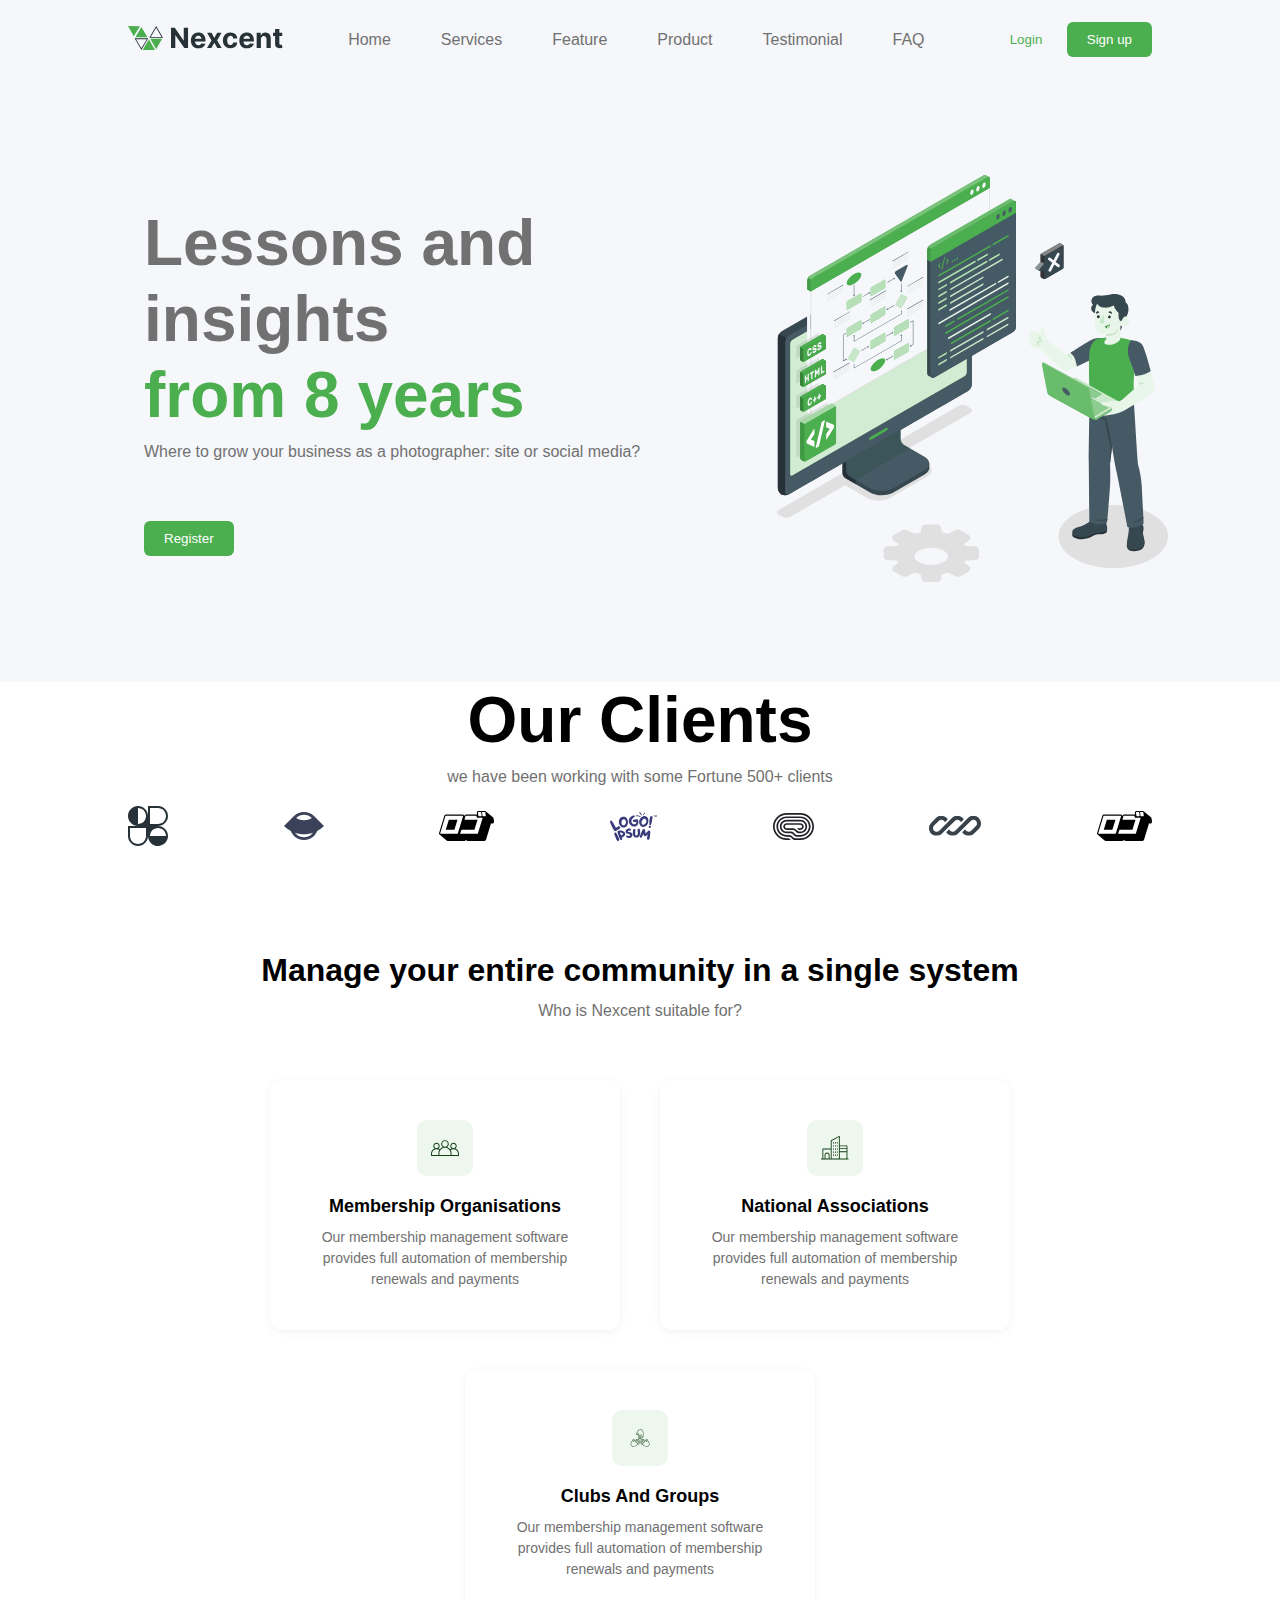
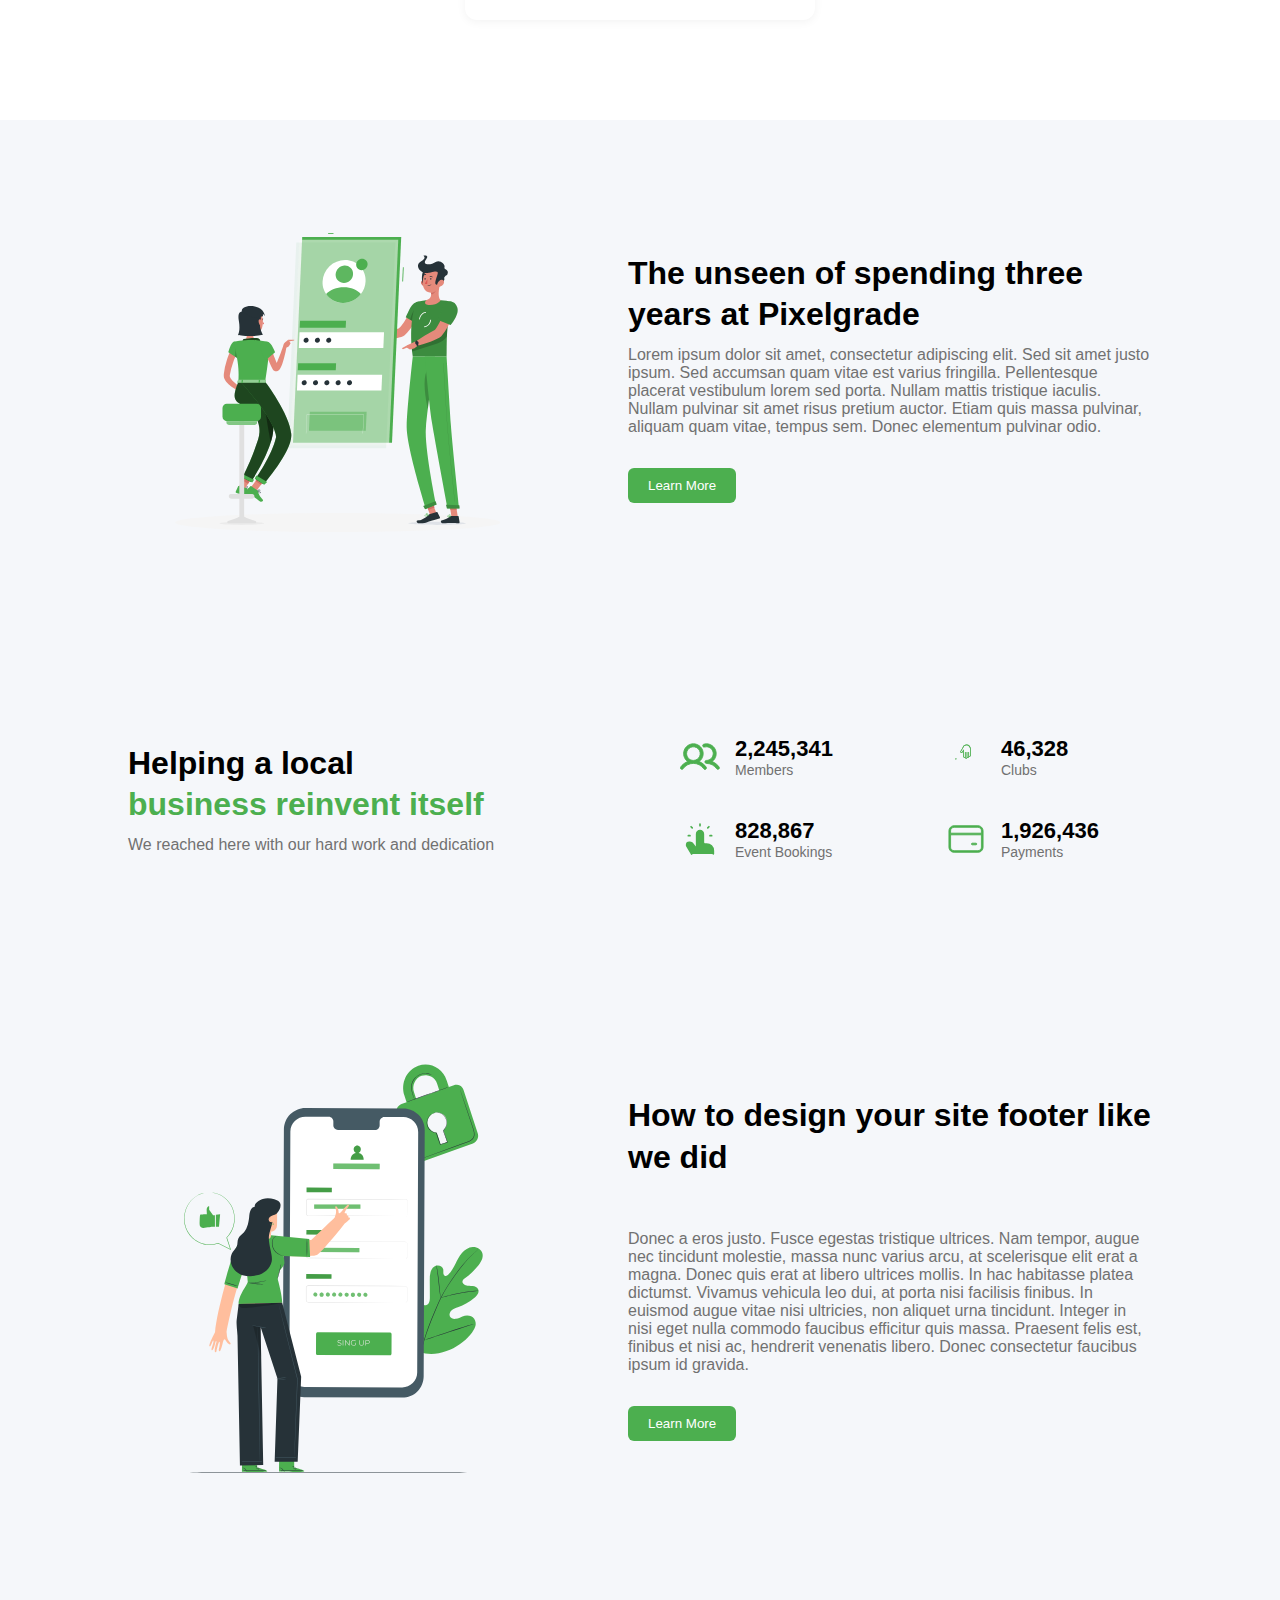
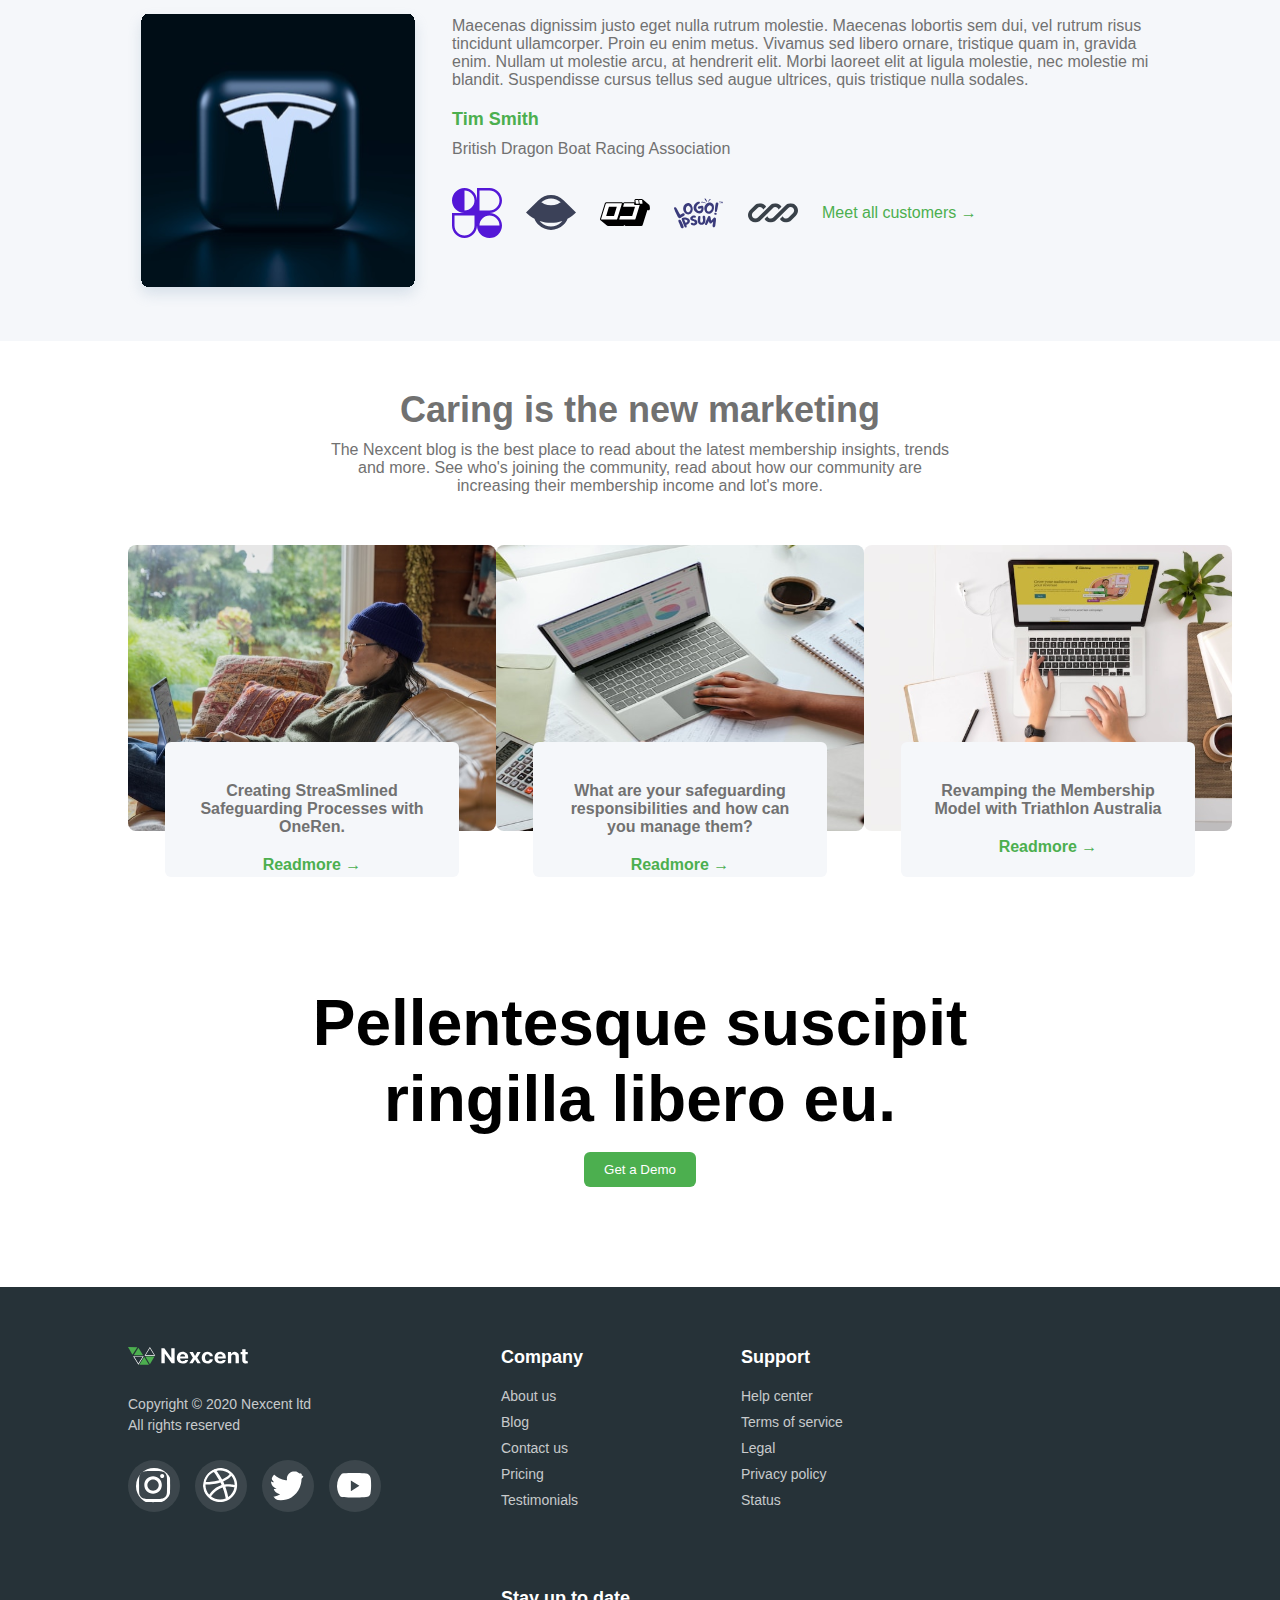
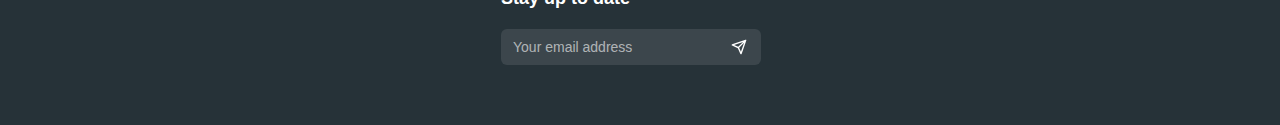
<file: Day1/index.html>
<!DOCTYPE html>
<html lang="en">
<head>
    <meta charset="UTF-8">
    <meta name="viewport" content="width=device-width, initial-scale=1.0">
    <title>Document</title>
    <link rel="stylesheet" href="css/style.css">
</head>
<body>

    <header class="header">
        <div class="center-container flex-center">
            <!-- left -->
            <div>
                <a href="/">
                    <img src="./asset/Logo.svg" />
                </a>
            </div>

            <!-- mid -->
            <nav class="navigation-menu">
                    <ul class="nav-list">
                        <li class="nav-list-item"><a href="index.html">Home</a></li>
                        <li class="nav-list-item"><a href="about.html">Services</a></li>
                        <li class="nav-list-item"><a href="services.html">Feature</a></li>
                        <li class="nav-list-item"><a href="contact.html">Product</a></li>
                        <li class="nav-list-item"><a href="about.html">Testimonial</a></li>
                        <li class="nav-list-item"><a href="services.html">FAQ</a></li>
                    </ul>
            </nav>

            <!-- right -->
             <div class="auth-btns">
                <button class="btn secondary-btn">Login</button>
                <button class="btn primary-btn">Sign up</button>
             </div>
        </div>        
    </header>

    <!-- Hero Section -->
     <section class="hero-section">
        <div class="flex-center center-container">
            <div>
            <h1 class="heading heading-gray">Lessons and insights</h1>
            <h1 class="heading heading-green">from 8 years</h1>
            <p class="para">Where to grow your business as a photographer: site or social media?</p>
            <button class="btn primary-btn">Register</button>
            </div>
            <div>
             <img src="./asset/Illustration.svg" />
            </div>
        </div>
     </section>

     <!-- client section -->
      <section class="client-section">
        <div class="center-container text-center">
          <h1 class="heading">Our Clients</h1>
          <p class="para">we have been working with some Fortune 500+ clients</p>
          <div class="flex-center client-img-container">
            <img src="./asset/client/client1.svg" />
            <img src="./asset/client/client2.svg" />
            <img src="./asset/client/client3.svg" />
            <img src="./asset/client/client4.svg" />
            <img src="./asset/client/client5.svg" />
            <img src="./asset/client/client6.svg" />
            <img src="./asset/client/client7.svg" />
          </div>
        </div>
      </section>


<!-- community section -->
 <section class="community-section">
  <div class="center-container">

    <div class="community-header">
      <h2 class="section-title">Manage your entire community in a single system</h2>
      <p class="para">Who is Nexcent suitable for?</p>
    </div>

    <div class="community-cards">
      
      <div class="community-card">
        <div class="icon-bg">
          <img src="./asset/community/members.svg" alt="Membership Organisations" />
        </div>
        <h3>Membership Organisations</h3>
        <p>Our membership management software provides full automation of membership renewals and payments</p>
      </div>

      <div class="community-card">
        <div class="icon-bg">
          <img src="./asset/community/associations.svg" alt="National Associations" />
        </div>
        <h3>National Associations</h3>
        <p>Our membership management software provides full automation of membership renewals and payments</p>
      </div>

      <div class="community-card">
        <div class="icon-bg">
          <img src="./asset/community/clubs.svg" alt="Clubs And Groups" />
        </div>
        <h3>Clubs And Groups</h3>
        <p>Our membership management software provides full automation of membership renewals and payments</p>
      </div>

    </div>
  </div>
</section>


<!-- unlock section -->
      <section class="unlock-section design-section">
  <div class="center-container design-container">

    <!-- Left Image -->
    <div class="design-image">
      <img src="./asset/unlock.svg" alt="Design Illustration" />
    </div>

    <!-- Right Content -->
    <div class="design-content">
      
      <div>
        <h2 class="section-title">The unseen of spending three years at Pixelgrade</h2>
      <p class="para">
        Lorem ipsum dolor sit amet, consectetur adipiscing elit. Sed sit amet justo ipsum. Sed accumsan quam vitae est varius fringilla. Pellentesque placerat vestibulum lorem sed porta. Nullam mattis tristique iaculis. Nullam pulvinar sit amet risus pretium auctor. Etiam quis massa pulvinar, aliquam quam vitae, tempus sem. Donec elementum pulvinar odio.
      </p>
      </div>

      <button class="btn primary-btn">Learn More</button>
    </div>

  </div>
</section>





<!-- achievement section -->
     <section class="achievement-section">
  <div class="center-container achievement-container">
    
    <!-- Left text -->
    <div class="achievement-text">
      <h2 class="section-title">
        Helping a local <br />
        <span class="highlight">business reinvent itself</span>
      </h2>
      <p class="para">We reached here with our hard work and dedication</p>
    </div>

    <!-- Right stats -->
    <div class="achievement-stats">

      <div class="stat-box">
        <img src="./asset/achievement/members.svg" alt="Members" />
        <div>
          <h3>2,245,341</h3>
          <p>Members</p>
        </div>
      </div>

      <div class="stat-box">
        <img src="./asset/achievement/clubs.svg" alt="Clubs" />
        <div>
          <h3>46,328</h3>
          <p>Clubs</p>
        </div>
      </div>

      <div class="stat-box">
        <img src="./asset/achievement/eventbookings.svg" alt="Event Bookings" />
        <div>
          <h3>828,867</h3>
          <p>Event Bookings</p>
        </div>
      </div>

      <div class="stat-box">
        <img src="./asset/achievement/payments.svg" alt="Payments" />
        <div>
          <h3>1,926,436</h3>
          <p>Payments</p>
        </div>
      </div>

    </div>
  </div>
</section>



     <!-- Design section -->
      <section class="design-section">
  <div class="center-container design-container">

    <!-- Left Image -->
    <div class="design-image">
      <img src="./asset/calender.svg" alt="Design Illustration" />
    </div>

    <!-- Right Content -->
    <div class="design-content">
      <h2 class="section-title">How to design your site footer like we did</h2>
      <p class="para">
        Donec a eros justo. Fusce egestas tristique ultrices. Nam tempor, augue nec tincidunt molestie, massa nunc varius arcu,
        at scelerisque elit erat a magna. Donec quis erat at libero ultrices mollis. In hac habitasse platea dictumst. Vivamus
        vehicula leo dui, at porta nisi facilisis finibus. In euismod augue vitae nisi ultricies, non aliquet urna tincidunt.
        Integer in nisi eget nulla commodo faucibus efficitur quis massa. Praesent felis est, finibus et nisi ac, hendrerit
        venenatis libero. Donec consectetur faucibus ipsum id gravida.
      </p>
      <button class="btn primary-btn">Learn More</button>
    </div>

  </div>
</section>


    <!-- Testimonial section -->
     <section class="testimonial-section">
  <div class="center-container testimonial-container">

    <!-- Left: Image -->
    <div class="testimonial-image">
      <img src="./asset/testimonial/tesla.svg" alt="Client Logo">
    </div>

    <!-- Right: Content -->
    <div class="testimonial-content">
      <p class="para">
        Maecenas dignissim justo eget nulla rutrum molestie. Maecenas lobortis sem dui, vel rutrum risus tincidunt ullamcorper.
        Proin eu enim metus. Vivamus sed libero ornare, tristique quam in, gravida enim. Nullam ut molestie arcu, at hendrerit elit.
        Morbi laoreet elit at ligula molestie, nec molestie mi blandit. Suspendisse cursus tellus sed augue ultrices, quis tristique nulla sodales.
      </p>

      <h4 class="testimonial-name heading-green">Tim Smith</h4>
      <p class="testimonial-position para">British Dragon Boat Racing Association</p>

      <div class="testimonial-logos">
        <img src="./asset/testimonial/logo1.svg" alt="Logo 1">
        <img src="./asset/testimonial/logo2.svg" alt="Logo 2">
        <img src="./asset/testimonial/logo3.svg" alt="Logo 3">
        <img src="./asset/testimonial/logo4.svg" alt="Logo 4">
        <img src="./asset/testimonial/logo5.svg" alt="Logo 5">
        <a href="#" class="more-link">Meet all customers</a>
      </div>
    </div>
  </div>
</section>


    <!-- caring section -->
      <section class="content-section">
            <div class="center-container care-container">
                <h1 class="care-heading heading-gray heading-1 text-center">Caring is the new marketing</h1>
                <p class="care-desc para text-center">The Nexcent blog is the best place to read about the latest
                    membership insights, trends and more. See who's joining the community, read about how our community
                    are increasing their membership income and lot's more.​</p>
                <div class="care-image-wrapper">
                    <div class="care-image-container">
                        <div class="care-image">
                            <img src="./asset/care/c1.svg" alt="Care Image" class="care-image">
                        </div>
                        <div class="care-text">
                            <p class="para">Creating StreaSmlined Safeguarding Processes with OneRen.</p>
                            <a class="more-link">Readmore</a>
                        </div>
                        
                    </div>
                    <div class="care-image-container">
                        <div class="care-image">
                            <img src="./asset/care/c2.svg" alt="Care Image" class="care-image">
                        </div>
                        <div class="care-text">
                            <p class="para">What are your safeguarding responsibilities and how can you manage them?</p>
                            <a class="more-link">Readmore</a>
                        </div>
                    </div>
                    <div class="care-image-container">
                        <div class="care-image">
                            <img src="./asset/care/c3.svg" alt="Care Image" class="care-image">
                        </div>
                        <div class="care-text">
                            <p class="para">Revamping the Membership Model with Triathlon Australia</p>
                            <a class="more-link">Readmore</a>
                        </div>
                    </div>
                </div>

            </div>
        </section>

        <!-- Call to Action -->
<section class="cta-section">
  <div class="center-container text-center cta-container">
    <h1 class="heading">Pellentesque suscipit</h1>
    <h1 class="heading">ringilla libero eu.</h1>
    <button class="btn primary-btn cta-button">Get a Demo</button>
  </div>
</section>


<!-- Footer -->
<footer class="footer">
  <div class="center-container footer-container">

    <!-- Left -->
    <div class="footer-left">

      <div class="footer-logo">
        <a href="/">
            <img src="./asset/footer/Logo2.svg" alt="Nexcent Logo" />
        </a>
      </div>

      <div class="footer-left-text">
        <p>Copyright © 2020 Nexcent ltd</p>
        <p>All rights reserved</p>
      </div>

      <div class="footer-social">
        <img src="./asset/footer/insta.svg" alt="Instagram" />
        <img src="./asset/footer/dribble.svg" alt="Dribbble" />
        <img src="./asset/footer/twitter.svg" alt="Twitter" />
        <img src="./asset/footer/youtube.svg" alt="YouTube" />
      </div>
    </div>


    <!-- Right (for columns) -->
<div class="footer-right">

  <!-- Column 1 -->
  <div class="footer-column">
    <h4>Company</h4>
    <a href="#">About us</a>
    <a href="#">Blog</a>
    <a href="#">Contact us</a>
    <a href="#">Pricing</a>
    <a href="#">Testimonials</a>
  </div>

  <!-- Column 2 -->
  <div class="footer-column">
    <h4>Support</h4>
    <a href="#">Help center</a>
    <a href="#">Terms of service</a>
    <a href="#">Legal</a>
    <a href="#">Privacy policy</a>
    <a href="#">Status</a>
  </div>

  <!-- Column 3 -->
  <div class="footer-column newsletter">
    <h4>Stay up to date</h4>
    <div class="newsletter-input">
      <input type="email" placeholder="Your email address" />
      <button>
        <img src="./asset/footer/send.svg" alt="Send" />
      </button>
    </div>
  </div>

</div>


  </div>
</footer>



    
</body>
</html>
</file>
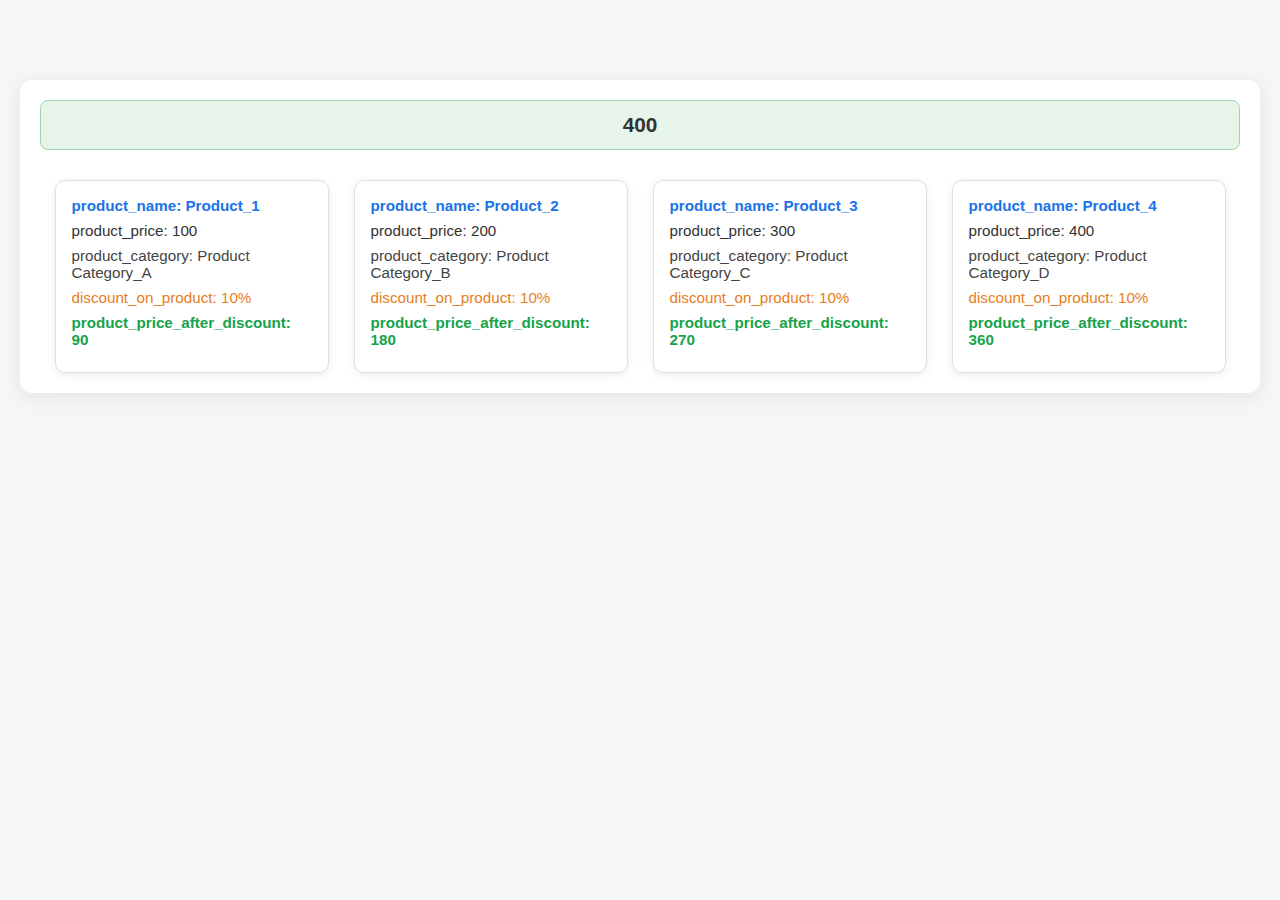
<file: Day3/index.html>
<!DOCTYPE html>
<html lang="en">
<head>
    <meta charset="UTF-8">
    <meta name="viewport" content="width=device-width, initial-scale=1.0">
    <title>Document</title>
    <link rel="stylesheet" href="style.css">
</head>
<body>
    <div class="container">
        <div id="expensive-product"></div>
        <div id="product-container"></div>
    </div>
    <script src="index.js"></script>
</body>
</html>
</file>
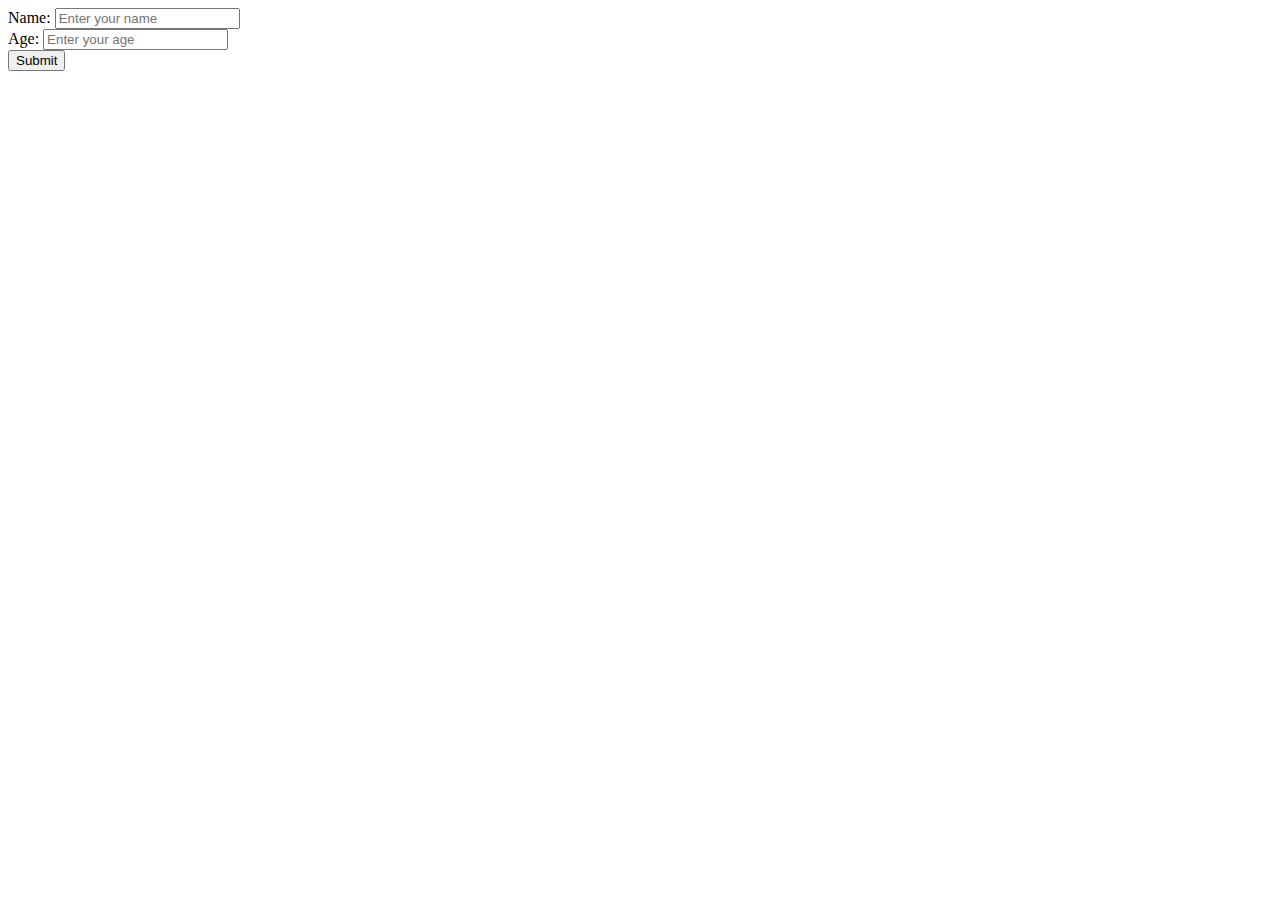
<file: Day2/ans1.html>
<!DOCTYPE html>
<html lang="en">
<head>
    <meta charset="UTF-8">
    <meta name="viewport" content="width=device-width, initial-scale=1.0">
    <title>Document</title>
</head>
<body>
    <form onSubmit="return validateForm()">
        <label for="name">Name:</label>
        <input id="name" type="text" placeholder="Enter your name"/>

        <br/>

        <label for="age">Age:</label>
        <input id="age" type="number" placeholder="Enter your age"/>

        <br/>
        <button type="submit">Submit</button>
       
    </form>



    <script>

    function validateForm() {
        var name = document.getElementById("name").value.trim();
        var age = document.getElementById("age").value.trim();
        if(name === ""){
            alert("Name should not be empty");
            return false;
        }

        if(age === ""){
            alert("Age should not be empty");
            return false;
        }

        if(age < 17){
            alert("Age should be greater than or equal to 18");
            return false;
        }

        alert("Form Submitted successfully")
        return true;
    }

</script>

</body>

</html>
</file>
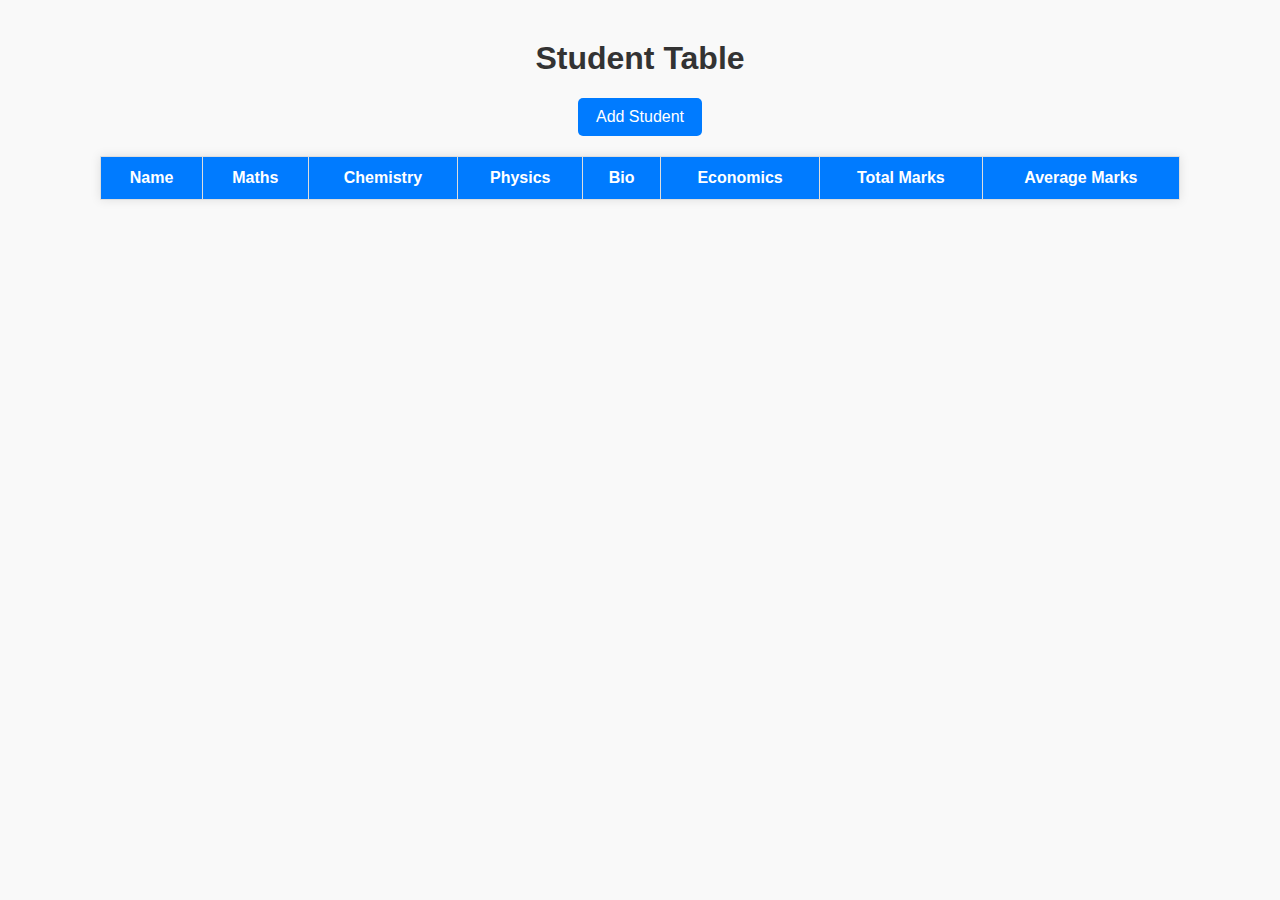
<file: Day2/ans10.html>
<!DOCTYPE html>
<html lang="en">
  <head>
    <meta charset="UTF-8" />
    <meta name="viewport" content="width=device-width, initial-scale=1.0" />
    <title>Document</title>
    <style>
      body {
        font-family: Arial, sans-serif;
        margin: 40px;
        background-color: #f9f9f9;
      }

      h1 {
        text-align: center;
        color: #333;
      }

      /* Button styling */
      .btn {
        padding: 10px 18px;
        background-color: #007bff;
        color: white;
        border: none;
        border-radius: 5px;
        cursor: pointer;
        font-size: 16px;
        transition: background-color 0.3s;
        display: block;
        margin: 20px auto;
      }

      .btn:hover {
        background-color: #0056b3;
      }

      /* Table styling */
      table {
        width: 90%;
        margin: 0 auto;
        border-collapse: collapse;
        background-color: white;
        box-shadow: 0 0 10px rgba(0, 0, 0, 0.1);
      }

      th,
      td {
        padding: 12px 15px;
        border: 1px solid #ddd;
        text-align: center;
      }

      th {
        background-color: #007bff;
        color: white;
        font-weight: bold;
      }

      tr:nth-child(even) {
        background-color: #f2f2f2;
      }

      tr:hover {
        background-color: #e8f0ff;
      }
    </style>
  </head>
  <body>
    <h1>Student Table</h1>

    <button class="btn" onclick="return onButtonClick()">Add Student</button>

    <table id="studentTable">
      <tr>
        <th>Name</th>
        <th>Maths</th>
        <th>Chemistry</th>
        <th>Physics</th>
        <th>Bio</th>
        <th>Economics</th>
        <th>Total Marks</th>
        <th>Average Marks</th>
      </tr>
    </table>

    <script>
      function validateMarksField(mark) {
        if (mark === "") {
          alert("Marks are required");
          return false;
        }

        mark = Number(mark);

        if (isNaN(mark)) {
          alert("Marks must be a valid number");
          return false;
        }

        if (mark < 0 || mark > 100) {
          alert("Marks should be between 0 and 100");
          return false;
        }

        return true;
      }

      function validateNameField(name) {
        if (name === "") {
          alert("Name is required");
          return false;
        }

        if (name.length < 2 || name.length > 50) {
          alert("Name length should be between 2 and 50 characters");
          return false;
        }

        var namePattern = /^[A-Za-z\s]+$/;
        if (!namePattern.test(name)) {
          alert("Name should contain only letters and spaces");
          return false;
        }

        return true;
      }

      function addRow(student) {
        var table = document.getElementById("studentTable");
        var newRow = table.insertRow(-1);

        // order must match table header (Name, Maths, Chemistry, Physics, Bio, Economics, Total, Average)
        newRow.insertCell(0).innerHTML = student.name;
        newRow.insertCell(1).innerHTML = student.maths;
        newRow.insertCell(2).innerHTML = student.chemistry;
        newRow.insertCell(3).innerHTML = student.physics;
        newRow.insertCell(4).innerHTML = student.bio;
        newRow.insertCell(5).innerHTML = student.economics;
        newRow.insertCell(6).innerHTML = student.total;
        newRow.insertCell(7).innerHTML = student.average.toFixed(2);
      }

      function calculateAverage(totalMarks, totalSubjects) {
        return totalMarks / totalSubjects;
      }

      function onButtonClick() {
        var student = {};
        var totalMarks = 0;
        var subjects = ["maths", "chemistry", "physics", "bio", "economics"];
        var totalSubjects = subjects.length;

        var name = prompt("Enter your name").trim();
        if (!validateNameField(name)) {
          return false;
        }
        student.name = name;

        for (var i = 0; i < subjects.length; i++) {
          var subj = subjects[i];
          var marks = prompt(
            "Enter your " + subj + " marks(Out of 100)"
          ).trim();
          marks = Number(marks);
          if (!validateMarksField(marks)) {
            return false;
          }
          student[subj] = marks;
          totalMarks += marks;
        }

        student["total"] = totalMarks;
        student["average"] = calculateAverage(totalMarks, totalSubjects);
        addRow(student);
        alert("Student added successfully");
        return true;
      }
    </script>
  </body>
</html>
</file>
<file: Day1/css/style.css>
@charset "UTF-8";
* {
  margin: 0;
  padding: 0;
}

body {
  font-family: Arial, sans-serif;
}

.header {
  background-color: #F5F7FA;
  padding: 22px 0;
}

.center-container {
  width: 80vw;
  margin: 0 auto;
}

.flex-center {
  display: flex;
  align-items: center;
  justify-content: space-between;
}

.btn {
  padding: 10px 20px;
  border: none;
  background-color: transparent;
  color: #fff;
  cursor: pointer;
  border-radius: 6px;
}

.primary-btn {
  background-color: #4CAF4F;
  color: #fff;
}

.secondary-btn {
  color: #4CAF4F;
}

.nav-list {
  list-style: none;
  display: flex;
  gap: 50px;
}
.nav-list a {
  text-decoration: none;
  color: #717171;
}

.hero-section {
  padding: 96px 144px;
  background-color: #F5F7FA;
}

.heading {
  font-weight: 600;
  font-size: 64px;
  line-height: 76px;
  letter-spacing: 0;
}

.para {
  color: #717171;
}

.heading-green {
  color: #4CAF4F;
}

.heading-gray {
  color: #717171;
}

.hero-section .primary-btn {
  margin-top: 60px;
}

.care-desc {
  width: 630px;
  margin: 0 auto;
  margin-top: 16px;
}

.care-container {
  padding-top: 48px;
}

.care-image-container {
  position: relative;
  width: 368px;
}

.care-text {
  position: absolute;
  background: #F5F7FA;
  width: 80%;
  left: 10%;
  height: 135px;
  top: 68%;
  border-radius: 6px;
  text-align: center;
  padding: 30px;
  box-sizing: border-box;
  font-weight: bold;
}

.care-image-wrapper {
  display: flex;
  align-items: center;
  justify-content: space-around;
  padding: 50px 0px;
}

.care-text {
  text-align: center;
}
.care-text p {
  margin-bottom: 12px;
}
.care-text a {
  display: inline-block;
  margin-top: 8px;
}

.more-link {
  color: #4CAF4F;
  text-decoration: none;
  cursor: pointer;
}
.more-link::after {
  content: " →";
  color: #4CAF4F;
}
.more-link:hover {
  text-decoration: underline;
}

.heading-1 {
  font-size: 36px;
  font-weight: 600;
}

.text-center {
  text-align: center;
}

.cta-container {
  padding: 100px;
}

.cta-button {
  margin-top: 15px;
}

.footer {
  background-color: #263238;
  color: #fff;
  padding: 60px 0;
}

/* Main container — splits left and right */
.footer-container {
  display: flex;
  justify-content: space-between;
  align-items: flex-start;
  gap: 120px;
}

/* ---------- LEFT SECTION ---------- */
.footer-left {
  display: flex;
  flex-direction: column;
  gap: 24px;
  max-width: 320px;
}

.footer-logo {
  display: flex;
  align-items: center;
  gap: 10px;
}

.footer-logo img {
  width: 120px;
}

.footer-logo a {
  text-decoration: none;
  color: #fff;
  font-size: 20px;
  font-weight: 600;
}

.footer-left-text {
  font-size: 14px;
  color: rgba(255, 255, 255, 0.75);
  line-height: 1.5;
}

.footer-social {
  display: flex;
  gap: 15px;
}

.footer-social img {
  width: 36px;
  height: 36px;
  padding: 8px;
  background-color: rgba(255, 255, 255, 0.1);
  border-radius: 50%;
  cursor: pointer;
  transition: background-color 0.3s ease;
}

.footer-social img:hover {
  background-color: rgba(255, 255, 255, 0.25);
}

/* ---------- RIGHT SECTION (columns) ---------- */
.footer-right {
  display: flex;
  justify-content: flex-start;
  gap: 80px;
  flex-wrap: wrap;
}

.footer-column {
  display: flex;
  flex-direction: column;
  gap: 10px;
  min-width: 160px;
}

.footer-column h4 {
  font-size: 18px;
  font-weight: 600;
  color: #fff;
  margin-bottom: 10px;
}

.footer-column a {
  text-decoration: none;
  color: rgba(255, 255, 255, 0.75);
  font-size: 14px;
  transition: color 0.3s;
}

.footer-column a:hover {
  color: #fff;
}

/* Newsletter input styling */
.newsletter-input {
  display: flex;
  align-items: center;
  background-color: rgba(255, 255, 255, 0.1);
  border-radius: 6px;
  overflow: hidden;
  width: 260px;
}

.newsletter-input input {
  flex: 1;
  padding: 10px 12px;
  border: none;
  background: transparent;
  color: #fff;
  font-size: 14px;
}

.newsletter-input input::placeholder {
  color: rgba(255, 255, 255, 0.6);
}

.newsletter-input button {
  background-color: transparent;
  color: white;
  border: none;
  padding: 10px 14px;
  cursor: pointer;
  display: flex;
  align-items: center;
  justify-content: center;
}

.newsletter-input button img {
  width: 16px;
  height: 16px;
}

.testimonial-section {
  background-color: #F5F7FA;
  padding: 30px 0;
}

.testimonial-container {
  display: flex;
  align-items: flex-start;
  justify-content: space-between;
}

.testimonial-image img {
  width: 300px;
  height: auto;
  border-radius: 8px;
}

.testimonial-content {
  max-width: 700px;
}

.testimonial-name {
  margin-top: 20px;
  font-size: 18px;
  font-weight: 600;
  color: #4CAF4F;
}

.testimonial-position {
  margin-top: 6px;
  font-size: 14px;
  color: #717171;
}

.testimonial-logos {
  display: flex;
  align-items: center;
  flex-wrap: wrap;
  gap: 24px;
  margin-top: 30px;
}

.testimonial-logos img {
  width: 50px;
  height: auto;
  cursor: pointer;
  transition: transform 0.3s ease;
}

.testimonial-logos img:hover {
  transform: scale(1.05);
}

.design-section {
  padding: 100px 0;
  background-color: #F5F7FA;
}

.design-container {
  display: flex;
  align-items: center;
  justify-content: space-between;
  gap: 80px;
}

.design-image img {
  width: 420px;
  height: auto;
}

.design-content {
  display: flex;
  flex-direction: column;
  align-items: flex-start;
  justify-content: space-between;
  gap: 32px;
}

.section-title {
  font-size: 32px;
  font-weight: 700;
  line-height: 1.3;
  margin-bottom: 20px;
}

.achievement-section {
  background-color: #F5F7FA;
  padding: 100px 0;
}

.achievement-container {
  display: flex;
  align-items: center;
  justify-content: space-between;
  gap: 80px;
}

.achievement-text {
  flex: 1;
}

.section-title {
  font-size: 32px;
  font-weight: 700;
  line-height: 1.3;
  margin-bottom: 10px;
}

.highlight {
  color: #4CAF4F;
}

.para {
  color: #717171;
  font-size: 16px;
  margin-top: 10px;
}

.achievement-stats {
  flex: 1;
  display: grid;
  grid-template-columns: repeat(2, 1fr);
  gap: 40px 60px;
}

.stat-box {
  display: flex;
  align-items: center;
  gap: 15px;
}

.stat-box img {
  width: 40px;
  height: 40px;
}

.stat-box h3 {
  font-size: 22px;
  font-weight: 700;
}

.stat-box p {
  font-size: 14px;
  color: #717171;
}

.community-section {
  background-color: #fff;
  padding: 100px 0;
  text-align: center;
}

.community-header {
  margin-bottom: 60px;
}
.community-header .section-title {
  font-size: 32px;
  font-weight: 700;
  line-height: 1.3;
}
.community-header .para {
  color: #717171;
  font-size: 16px;
  margin-top: 10px;
}

.community-cards {
  display: flex;
  justify-content: center;
  gap: 40px;
  flex-wrap: wrap;
}

.community-card {
  background-color: #fff;
  border-radius: 12px;
  box-shadow: 0px 2px 10px rgba(0, 0, 0, 0.05);
  padding: 40px 25px;
  width: 300px;
  text-align: center;
}
.community-card h3 {
  font-size: 18px;
  font-weight: 700;
  margin: 20px 0 10px;
}
.community-card p {
  font-size: 14px;
  color: #717171;
  line-height: 1.5;
}

.icon-bg {
  background-color: rgba(76, 175, 79, 0.1);
  border-radius: 10px;
  width: 56px;
  height: 56px;
  margin: 0 auto;
  display: flex;
  align-items: center;
  justify-content: center;
}

.icon-bg img {
  width: 28px;
  height: 28px;
}

.client-img-container {
  margin-top: 16px;
}

/*# sourceMappingURL=style.css.map */
</file>
<file: Day3/style.css>
/* .container {
    text-align: center;
    border-radius: 10px;
    background-color: aliceblue;
    border: 1px solid gray;
    margin: 200px auto;
}

#product-container {
  padding: 30px;
  box-shadow: inset;
  display: flex;
  align-items: center;
  justify-content: center;
  gap: 30px;
}

.product-card {
    background-color: aqua;
    border: 1px solid gray;
    padding: 10px;
    cursor: pointer;
}

.product-hover {
    padding: 15px;
    background-color: rgb(124, 238, 238);
}

.product-name {
}

.product-price {
}

.price-category {
}

.price-discount {
} */
body {
font-family: "Poppins", sans-serif;
background-color: #f4f6f8;
margin: 0;
padding: 0;
}

.container {
max-width: 1200px;
margin: 80px auto;
padding: 20px;
border-radius: 12px;
background-color: #ffffff;
box-shadow: 0 4px 20px rgba(0, 0, 0, 0.08);
}

#expensive-product {
font-size: 1.3rem;
font-weight: 600;
color: #333;
text-align: center;
background-color: #e6f4ea;
padding: 12px 0;
margin-bottom: 30px;
border-radius: 8px;
border: 1px solid #a4d4a8;
}

#product-container {
display: flex;
flex-wrap: wrap;
justify-content: center;
gap: 25px;
}

.product-card {
background-color: #ffffff;
border: 1px solid #e0e0e0;
border-radius: 10px;
width: 240px;
padding: 16px;
box-shadow: 0 2px 8px rgba(0, 0, 0, 0.08);
transition: all 0.3s ease;
}

.product-card div {
margin-bottom: 8px;
font-size: 0.95rem;
color: #444;
}

.product-card .product-name {
font-weight: 600;
color: #1a73e8;
}

.product-card .product-price {
color: #333;
font-weight: 500;
}

.product-card .discount {
color: #e67e22;
font-weight: 500;
}

.product-card .product-discount {
color: #16a34a;
font-weight: 600;
}

.product-hover {
transform: scale(1.05);
background-color: #f0f9ff;
box-shadow: 0 4px 15px rgba(0, 0, 0, 0.15);
}
</file>
